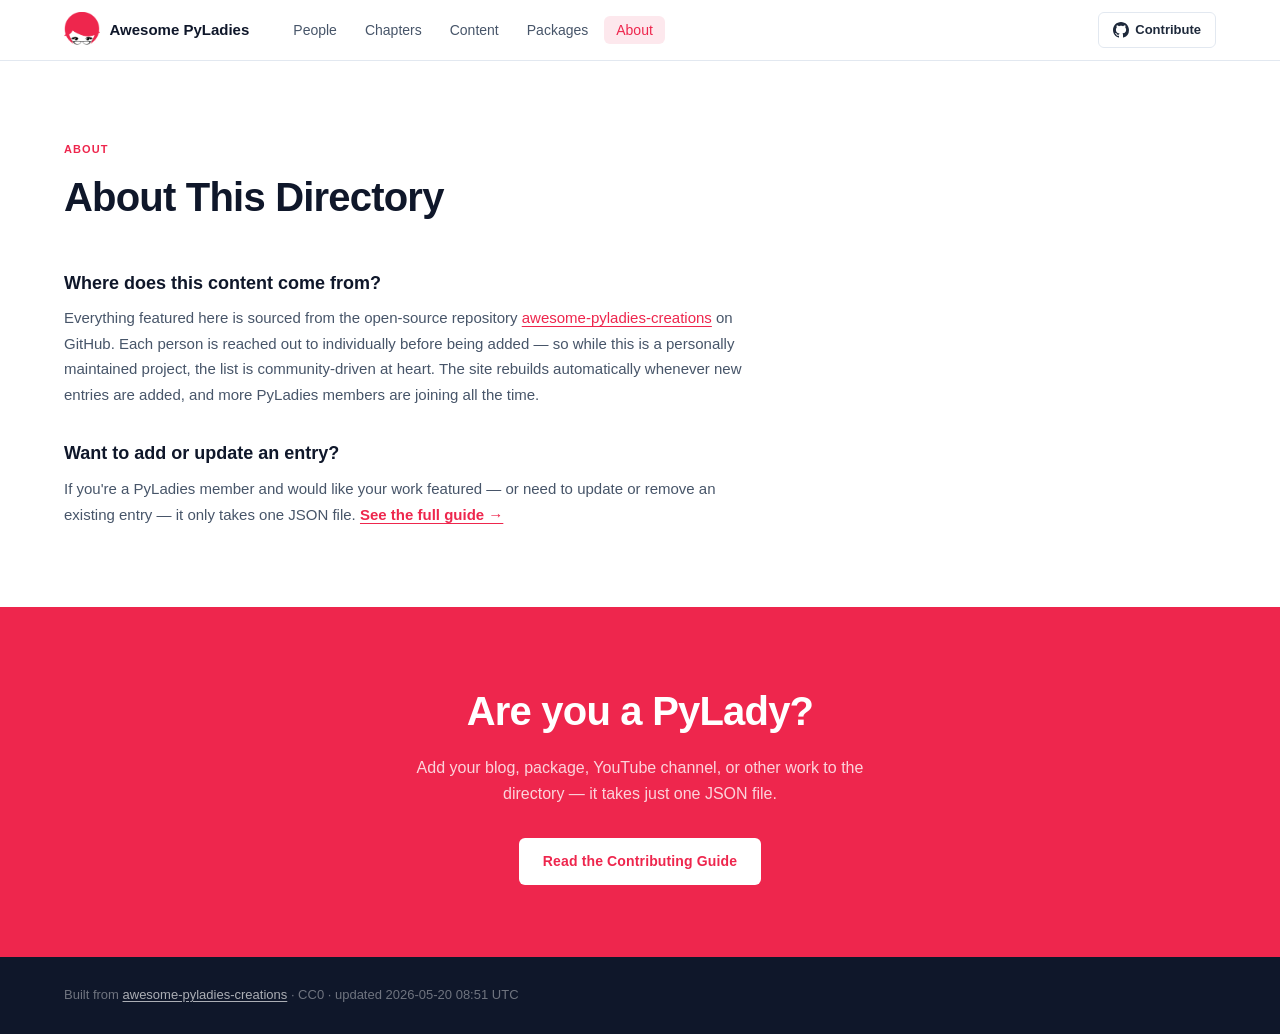
<file: docs/about.html>
<!DOCTYPE html>
<html lang="en">
<head>
  <meta charset="UTF-8" />
  <meta name="viewport" content="width=device-width, initial-scale=1.0" />
  <link rel="stylesheet" href="assets/style.css" />
  
</head>
<body>
  <header class="site-header">
    <nav class="nav-inner">
      <a href="index.html" class="nav-logo">
        <img src="assets/pylady_geek.png"
             alt="PyLadies geek logo" class="nav-geek-logo" />
        <span>Awesome PyLadies</span>
      </a>
      <ul class="nav-links">
        <li><a href="people.html">People</a></li>
        <li><a href="chapters.html">Chapters</a></li>
        <li><a href="content.html">Content</a></li>
        <li><a href="packages.html">Packages</a></li>
        <li><a href="about.html" class="nav-active">About</a></li>
      </ul>
      <a class="nav-cta" href="https://github.com/cosimameyer/awesome-pyladies-creations" target="_blank" rel="noopener">
        <svg width="16" height="16" viewBox="0 0 24 24" fill="currentColor" aria-hidden="true"><path d="M12 0C5.37 0 0 5.37 0 12c0 5.31 3.435 9.795 8.205 11.385.6.105.825-.255.825-.57 0-.285-.015-1.23-.015-2.235-3.015.555-3.795-.735-4.035-1.41-.135-.345-.72-1.41-1.23-1.695-.42-.225-1.02-.78-.015-.795.945-.015 1.62.87 1.845 1.23 1.08 1.815 2.805 1.305 3.495.99.105-.78.42-1.305.765-1.605-2.67-.3-5.46-1.335-5.46-5.925 0-1.305.465-2.385 1.23-3.225-.12-.3-.54-1.53.12-3.18 0 0 1.005-.315 3.3 1.23.96-.27 1.98-.405 3-.405s2.04.135 3 .405c2.295-1.56 3.3-1.23 3.3-1.23.66 1.65.24 2.88.12 3.18.765.84 1.23 1.905 1.23 3.225 0 4.605-2.805 5.625-5.475 5.925.435.375.81 1.095.81 2.22 0 1.605-.015 2.895-.015 3.3 0 .315.225.69.825.57A12.02 12.02 0 0 0 24 12c0-6.63-5.37-12-12-12z"/></svg> Contribute
      </a>
    </nav>
  </header>
  <section class="section">
    <div class="container about-wrap">

      <div class="section-header">
        <div>
          <p class="section-label">About</p>
          <h2 class="section-title">About This Directory</h2>
        </div>
      </div>

      <div class="about-body">
        <h3>Where does this content come from?</h3>
        <p>
          Everything featured here is sourced from the open-source repository
          <a href="https://github.com/cosimameyer/awesome-pyladies-creations"
             target="_blank" rel="noopener">awesome-pyladies-creations</a> on GitHub.
          Each person is reached out to individually before being added — so while this is
          a personally maintained project, the list is community-driven at heart.
          The site rebuilds automatically whenever new entries are added, and more
          PyLadies members are joining all the time.
        </p>

        <h3>Want to add or update an entry?</h3>
        <p>
          If you're a PyLadies member and would like your work featured — or need to update
          or remove an existing entry — it only takes one JSON file.
          <a href="contribute.html" class="about-contribute-link">See the full guide →</a>
        </p>
      </div>

    </div>
  </section>
  <section class="cta-section">
    <div class="container cta-inner">
      <h2>Are you a PyLady?</h2>
      <p>Add your blog, package, YouTube channel, or other work to the directory — it takes just one JSON file.</p>
      <a href="contribute.html" class="btn-primary">Read the Contributing Guide</a>
    </div>
  </section>
  <footer class="site-footer">
    <div class="container footer-inner">
      <span>Built from <a href="https://github.com/cosimameyer/awesome-pyladies-creations" target="_blank" rel="noopener">awesome-pyladies-creations</a> · CC0 · updated 2026-05-20 08:51 UTC</span>
    </div>
  </footer>
</body>
</html>
</file>
<file: docs/assets/style.css>
/* ── Reset & base ─────────────────────────────────────── */
*, *::before, *::after { box-sizing: border-box; margin: 0; padding: 0; }

:root {
  --red:        #EE264D;
  --red-light:  #fde8ed;
  --red-dark:   #b5103a;
  --slate-50:   #f8fafc;
  --slate-100:  #f1f5f9;
  --slate-200:  #e2e8f0;
  --slate-400:  #94a3b8;
  --slate-600:  #475569;
  --slate-800:  #1e293b;
  --slate-900:  #0f172a;
  --white:      #ffffff;
  --radius-sm:  6px;
  --radius-md:  12px;
  --radius-lg:  20px;
  --shadow-sm:  0 1px 3px rgba(0,0,0,.08), 0 1px 2px rgba(0,0,0,.05);
  --shadow-md:  0 4px 16px rgba(0,0,0,.08), 0 2px 6px rgba(0,0,0,.05);
  --shadow-lg:  0 12px 32px rgba(0,0,0,.10), 0 4px 12px rgba(0,0,0,.06);
}

html { scroll-behavior: smooth; }

body {
  font-family: -apple-system, 'Segoe UI', Roboto, Helvetica, Arial, sans-serif;
  font-size: 15px;
  line-height: 1.6;
  color: var(--slate-800);
  background: var(--white);
  -webkit-font-smoothing: antialiased;
}

a { color: inherit; text-decoration: none; }
img { display: block; max-width: 100%; }

.container {
  max-width: 1200px;
  margin: 0 auto;
  padding: 0 24px;
}

/* ── Nav ──────────────────────────────────────────────── */
.site-header {
  position: sticky;
  top: 0;
  z-index: 100;
  background: rgba(255,255,255,.92);
  backdrop-filter: blur(12px);
  -webkit-backdrop-filter: blur(12px);
  border-bottom: 1px solid var(--slate-200);
}

.nav-inner {
  max-width: 1200px;
  margin: 0 auto;
  padding: 0 24px;
  height: 60px;
  display: flex;
  align-items: center;
  gap: 32px;
}

.nav-logo {
  display: flex;
  align-items: center;
  gap: 10px;
  font-weight: 700;
  font-size: 15px;
  color: var(--slate-900);
  white-space: nowrap;
}

.nav-geek-logo {
  height: 36px;
  width: auto;
  display: block;
}

.nav-links {
  display: flex;
  list-style: none;
  gap: 4px;
  margin-right: auto;
}

.nav-links a {
  padding: 6px 12px;
  border-radius: var(--radius-sm);
  font-size: 14px;
  color: var(--slate-600);
  font-weight: 500;
  transition: color .15s, background .15s;
}

.nav-links a:hover {
  color: var(--slate-900);
  background: var(--slate-100);
}

.nav-links a.nav-active {
  color: var(--red);
  background: var(--red-light);
}

.nav-links a:focus-visible,
.nav-cta:focus-visible {
  outline: 2px solid var(--red);
  outline-offset: 2px;
}

.nav-cta {
  display: flex;
  align-items: center;
  gap: 6px;
  padding: 7px 14px;
  border-radius: var(--radius-sm);
  font-size: 13px;
  font-weight: 600;
  color: var(--slate-800);
  border: 1.5px solid var(--slate-200);
  transition: border-color .15s, background .15s;
}

.nav-cta:hover {
  border-color: var(--slate-400);
  background: var(--slate-50);
}

/* ── Hero ─────────────────────────────────────────────── */
.hero {
  position: relative;
  overflow: visible;
  padding: 96px 24px 80px;
  background: var(--slate-900);
  color: var(--white);
}

.hero-inner {
  position: relative;
  z-index: 2;
  max-width: 680px;
  margin: 0 auto;
  text-align: center;
}

.hero-wordmark {
  /* fallback styles if inline SVG fetch fails and an <img> is rendered instead */
  height: 130px;
  width: auto;
  display: block;
  margin: -28px auto 12px;
  transform: rotate(-15deg);
  transform-origin: center bottom;
}

.hero-badge {
  display: inline-block;
  padding: 4px 14px;
  border-radius: 99px;
  background: #1e293b;
  border: 1px solid rgba(255,255,255,.18);
  font-size: 12px;
  font-weight: 600;
  letter-spacing: .06em;
  text-transform: uppercase;
  color: rgba(255,255,255,.7);
  margin-bottom: 28px;
}

h1 {
  font-size: clamp(3rem, 8vw, 5.5rem);
  font-weight: 800;
  line-height: 1;
  letter-spacing: -.03em;
  margin-bottom: 8px;
  color: var(--white);
}

.hero-accent {
  color: var(--red);
}

.hero-sub {
  font-size: 18px;
  line-height: 1.6;
  color: rgba(255,255,255,.65);
  max-width: 540px;
  margin: 48px auto 48px;
}
.hero-growing {
  font-size: 14px;
  color: rgba(255,255,255,.4);
  margin: 16px auto 0;
  font-style: italic;
}

.hero-stats {
  display: flex;
  align-items: center;
  justify-content: center;
  gap: 0;
  padding: 20px 32px;
  background: #1e293b;
  border: 1px solid rgba(255,255,255,.1);
  border-radius: var(--radius-lg);
  margin-bottom: 40px;
  flex-wrap: wrap;
  gap: 4px;
}

.stat {
  display: flex;
  flex-direction: column;
  align-items: center;
  padding: 8px 28px;
}

.stat-num {
  font-size: 2rem;
  font-weight: 800;
  color: var(--white);
  line-height: 1;
  letter-spacing: -.02em;
}

.stat-label {
  font-size: 11px;
  color: rgba(255,255,255,.5);
  text-transform: uppercase;
  letter-spacing: .06em;
  font-weight: 600;
  margin-top: 4px;
}

.stat-divider {
  width: 1px;
  height: 36px;
  background: rgba(255,255,255,.12);
}

.hero-actions {
  display: flex;
  gap: 12px;
  justify-content: center;
  flex-wrap: wrap;
}

.btn-primary {
  display: inline-flex;
  align-items: center;
  padding: 12px 24px;
  border-radius: var(--radius-sm);
  font-size: 14px;
  font-weight: 700;
  background: var(--red);
  color: var(--white);
  letter-spacing: .01em;
  transition: background .15s, transform .1s;
}

.btn-primary:hover {
  background: var(--red-dark);
  transform: translateY(-1px);
}

.btn-ghost {
  display: inline-flex;
  align-items: center;
  padding: 12px 24px;
  border-radius: var(--radius-sm);
  font-size: 14px;
  font-weight: 600;
  color: rgba(255,255,255,.8);
  background: #1e293b;
  border: 1.5px solid rgba(255,255,255,.2);
  transition: border-color .15s, color .15s, background .15s;
}

.btn-ghost:hover {
  color: var(--white);
  background: #293548;
  border-color: rgba(255,255,255,.4);
}

/* Dot grid background */
.hero-grid-bg {
  position: absolute;
  inset: 0;
  z-index: 1;
  opacity: .35;
}

.dot-grid {
  width: 100%;
  height: 100%;
  background-image: radial-gradient(circle, rgba(255,255,255,.25) 1px, transparent 1px);
  background-size: 28px 28px;
  mask-image: radial-gradient(ellipse 80% 80% at 50% 50%, black 40%, transparent 100%);
  -webkit-mask-image: radial-gradient(ellipse 80% 80% at 50% 50%, black 40%, transparent 100%);
}

/* ── Section commons ──────────────────────────────────── */
.section { padding: 80px 0; }
.section-alt { background: var(--slate-50); }

.section-header {
  display: flex;
  align-items: flex-end;
  justify-content: space-between;
  gap: 24px;
  margin-bottom: 40px;
}

.section-label {
  font-size: 11px;
  font-weight: 700;
  letter-spacing: .1em;
  text-transform: uppercase;
  color: var(--red);
  margin-bottom: 6px;
}

.section-title {
  font-size: clamp(1.75rem, 4vw, 2.5rem);
  font-weight: 800;
  letter-spacing: -.02em;
  color: var(--slate-900);
}

.section-desc {
  max-width: 340px;
  font-size: 14px;
  color: var(--slate-600);
  line-height: 1.6;
  text-align: right;
}

/* ── Search bar ──────────────────────────────────────────── */
.search-wrap {
  margin-bottom: 16px;
}

.search-input {
  width: 100%;
  max-width: 400px;
  padding: 9px 14px;
  border: 1.5px solid var(--slate-200);
  border-radius: var(--radius-sm);
  font-size: 14px;
  color: var(--slate-800);
  background: var(--white);
  outline: none;
  transition: border-color .15s, box-shadow .15s;
}

.search-input:focus {
  border-color: var(--red);
  box-shadow: 0 0 0 3px rgba(225, 29, 72, .1);
}

.search-input::placeholder { color: var(--slate-400); }

/* ── View all ─────────────────────────────────────────────── */
.view-all-wrap {
  display: flex;
  justify-content: center;
  margin-top: 36px;
}

.view-all-btn {
  display: inline-flex;
  align-items: center;
  gap: 6px;
  padding: 10px 24px;
  border-radius: var(--radius-sm);
  border: 1.5px solid var(--slate-200);
  font-size: 14px;
  font-weight: 600;
  color: var(--slate-700);
  transition: border-color .15s, color .15s, background .15s;
}

.view-all-btn:hover {
  border-color: var(--red);
  color: var(--red);
  background: var(--red-light);
}

/* ── Filter bar (People) ──────────────────────────────── */
.filter-bar {
  display: flex;
  gap: 8px;
  flex-wrap: wrap;
  margin-bottom: 32px;
}

.filter-btn {
  padding: 6px 16px;
  border-radius: 99px;
  border: 1.5px solid var(--slate-200);
  font-size: 13px;
  font-weight: 600;
  color: var(--slate-600);
  background: var(--white);
  cursor: pointer;
  transition: all .15s;
}

.filter-btn:hover {
  border-color: var(--red);
  color: var(--red);
}

.filter-btn.active {
  background: var(--red);
  border-color: var(--red);
  color: var(--white);
}

/* ── People grid ──────────────────────────────────────── */
.people-grid {
  display: grid;
  grid-template-columns: repeat(auto-fill, minmax(180px, 1fr));
  gap: 16px;
}

.person-card {
  display: flex;
  flex-direction: column;
  align-items: center;
  text-align: center;
  padding: 24px 16px 18px;
  border-radius: var(--radius-md);
  border: 1.5px solid var(--slate-200);
  background: var(--white);
  transition: border-color .15s, box-shadow .15s, transform .15s;
  gap: 12px;
  cursor: pointer;
  user-select: none;
}

.person-card:hover {
  border-color: var(--red);
  box-shadow: var(--shadow-md);
  transform: translateY(-2px);
}

.person-avatar {
  width: 72px;
  height: 72px;
  border-radius: 50%;
  object-fit: cover;
  border: 3px solid var(--slate-100);
}

.person-info {
  display: flex;
  flex-direction: column;
  align-items: center;
  gap: 6px;
}

.person-name {
  font-size: 13px;
  font-weight: 700;
  color: var(--slate-900);
  line-height: 1.3;
}

.person-tags {
  display: flex;
  flex-wrap: wrap;
  gap: 4px;
  justify-content: center;
}

.person-tag {
  font-size: 10px;
  font-weight: 700;
  letter-spacing: .06em;
  text-transform: uppercase;
  padding: 2px 8px;
  border-radius: 99px;
  align-self: flex-start;
}

.tag-blog    { background: #fce7eb; color: var(--red); }
.tag-youtube { background: #fef3c7; color: #b45309; }
.tag-podcast { background: #ede9fe; color: #6d28d9; }
.tag-package { background: #e0f2fe; color: #0369a1; }

.person-social {
  display: flex;
  gap: 8px;
  color: var(--slate-400);
}

.person-social span {
  display: flex;
  align-items: center;
}

.show-all-hint {
  margin-top: 28px;
  font-size: 13px;
  color: var(--slate-400);
  text-align: center;
}

.show-all-hint a {
  color: var(--red);
  text-decoration: underline;
  text-underline-offset: 2px;
}

/* ── Tabs (Content) ───────────────────────────────────── */
.tabs {
  display: flex;
  gap: 4px;
  border-bottom: 1.5px solid var(--slate-200);
  margin-bottom: 36px;
}

.tab {
  padding: 10px 20px;
  border: none;
  background: none;
  font-size: 14px;
  font-weight: 600;
  color: var(--slate-400);
  cursor: pointer;
  position: relative;
  transition: color .15s;
}

.tab::after {
  content: '';
  position: absolute;
  bottom: -1.5px;
  left: 0; right: 0;
  height: 2px;
  background: var(--red);
  border-radius: 2px 2px 0 0;
  transform: scaleX(0);
  transition: transform .2s;
}

.tab:hover { color: var(--slate-800); }

.tab.active {
  color: var(--red);
}

.tab.active::after {
  transform: scaleX(1);
}

/* ── Content cards ────────────────────────────────────── */
.content-grid {
  display: grid;
  grid-template-columns: repeat(auto-fill, minmax(280px, 1fr));
  gap: 20px;
}

.content-card {
  display: flex;
  flex-direction: column;
  border-radius: var(--radius-md);
  border: 1.5px solid var(--slate-200);
  background: var(--white);
  overflow: hidden;
  transition: border-color .15s, box-shadow .15s, transform .15s;
}

.content-card:hover {
  border-color: var(--red);
  box-shadow: var(--shadow-md);
  transform: translateY(-2px);
}

.content-card-header {
  display: flex;
  align-items: center;
  justify-content: space-between;
  padding: 16px 16px 12px;
}

.content-thumb {
  width: 48px;
  height: 48px;
  border-radius: 50%;
  object-fit: cover;
  border: 2px solid var(--slate-100);
}

.content-type-badge {
  font-size: 10px;
  font-weight: 700;
  letter-spacing: .08em;
  text-transform: uppercase;
  padding: 3px 10px;
  border-radius: 99px;
}

.badge-blog    { background: var(--red-light); color: var(--red); }
.badge-youtube { background: #fef3c7;          color: #b45309; }
.badge-podcast { background: #ede9fe;          color: #6d28d9; }

.content-card-body {
  flex: 1;
  padding: 0 16px 12px;
}

.content-card-body h3 {
  font-size: 15px;
  font-weight: 700;
  color: var(--slate-900);
  margin-bottom: 2px;
}
.content-author {
  font-size: 12px;
  color: var(--slate-400);
  margin-bottom: 6px;
}

.content-card-body p {
  font-size: 13px;
  color: var(--slate-600);
  line-height: 1.5;
  display: -webkit-box;
  -webkit-line-clamp: 2;
  -webkit-box-orient: vertical;
  overflow: hidden;
}

.content-card-footer {
  display: flex;
  align-items: center;
  justify-content: space-between;
  padding: 10px 16px;
  border-top: 1px solid var(--slate-100);
  margin-top: auto;
}

.lang-badge {
  font-size: 10px;
  font-weight: 700;
  letter-spacing: .1em;
  color: var(--slate-400);
  background: var(--slate-100);
  padding: 2px 8px;
  border-radius: 99px;
}

.arrow {
  font-size: 14px;
  color: var(--slate-400);
  transition: color .15s, transform .15s;
}

.content-card:hover .arrow {
  color: var(--red);
  transform: translateX(3px);
}

/* ── Packages grid ────────────────────────────────────── */
.packages-grid {
  display: grid;
  grid-template-columns: repeat(auto-fill, minmax(320px, 1fr));
  gap: 20px;
}

.package-card {
  display: flex;
  flex-direction: column;
  gap: 12px;
  padding: 24px;
  border-radius: var(--radius-md);
  border: 1.5px solid var(--slate-200);
  background: var(--white);
  transition: border-color .15s, box-shadow .15s, transform .15s;
  cursor: pointer;
  user-select: none;
}

.package-card:hover {
  border-color: var(--red);
  box-shadow: var(--shadow-md);
  transform: translateY(-2px);
}

.package-card-top {
  display: flex;
  align-items: center;
  justify-content: space-between;
}

.package-logo {
  width: 40px;
  height: 40px;
  object-fit: contain;
  border-radius: var(--radius-sm);
}

.package-logo-placeholder {
  width: 40px;
  height: 40px;
  border-radius: var(--radius-sm);
  background: var(--red-light);
  color: var(--red);
  font-size: 12px;
  font-weight: 800;
  display: flex;
  align-items: center;
  justify-content: center;
  letter-spacing: .02em;
}

.package-links {
  display: flex;
  gap: 8px;
}

.pkg-link {
  display: flex;
  align-items: center;
  justify-content: center;
  width: 30px;
  height: 30px;
  border-radius: var(--radius-sm);
  border: 1.5px solid var(--slate-200);
  color: var(--slate-400);
  transition: color .15s, border-color .15s;
}

.pkg-link:hover {
  color: var(--red);
  border-color: var(--red);
}

.package-name {
  font-size: 16px;
  font-weight: 800;
  color: var(--slate-900);
  font-family: 'SF Mono', 'Fira Code', 'Cascadia Code', monospace;
  letter-spacing: -.01em;
}

.package-desc {
  font-size: 13px;
  color: var(--slate-600);
  line-height: 1.6;
  flex: 1;
}

.package-maintainers {
  display: flex;
  align-items: baseline;
  gap: 6px;
  padding-top: 12px;
  border-top: 1px solid var(--slate-100);
  font-size: 12px;
}

.maintainer-label {
  color: var(--slate-400);
  white-space: nowrap;
  font-weight: 500;
}

.maintainers {
  color: var(--slate-700);
  font-weight: 600;
}

/* ── CTA section ──────────────────────────────────────── */
.about-body { max-width: 680px; }
.about-body h3 { font-size: 18px; font-weight: 700; color: var(--slate-900); margin: 32px 0 8px; }
.about-body h3:first-child { margin-top: 0; }
.about-body p { font-size: 15px; line-height: 1.7; color: var(--slate-600); }
.about-body a { color: var(--red); text-decoration: underline; text-underline-offset: 3px; }
.about-body a:hover { color: var(--red-dark); }

.about-contribute-link {
  display: inline;
  font-weight: 600;
  color: var(--red);
  text-decoration: underline;
  text-underline-offset: 3px;
}
.about-contribute-link:hover { color: var(--red-dark); }

/* ── Contribute page ──────────────────────────────────── */
.contribute-wrap { max-width: 800px; }

.contribute-toc {
  position: fixed;
  right: 1.75rem;
  top: 50%;
  transform: translateY(-50%);
  display: flex;
  flex-direction: column;
  gap: 4px;
  z-index: 200;
}

.contribute-toc a {
  font-size: 11px;
  font-weight: 600;
  letter-spacing: .05em;
  color: var(--slate-400);
  text-decoration: none;
  padding: 3px 0 3px 10px;
  border-left: 2px solid transparent;
  transition: color .15s, border-color .15s;
  white-space: nowrap;
}

.contribute-toc a:hover { color: var(--red); border-left-color: var(--red); }

@media (max-width: 1300px) { .contribute-toc { display: none; } }

.contribute-intro {
  display: grid;
  grid-template-columns: repeat(auto-fill, minmax(220px, 1fr));
  gap: 16px;
  margin-bottom: 3rem;
}

.contribute-card {
  background: var(--slate-50);
  border: 1px solid var(--slate-200);
  border-radius: var(--radius-md);
  padding: 20px 22px;
}

.contribute-card h3 {
  font-size: 15px;
  font-weight: 700;
  color: var(--slate-900);
  margin-bottom: 8px;
}

.contribute-card p {
  font-size: 14px;
  line-height: 1.65;
  color: var(--slate-600);
}

.contribute-card a { color: var(--red); text-decoration: underline; text-underline-offset: 3px; }

/* Rendered markdown */
.md-content h1 { font-size: 22px; font-weight: 700; color: var(--slate-900); margin: 2.5rem 0 .75rem; border-bottom: 1px solid var(--slate-200); padding-bottom: .4rem; }
.md-content h1:first-child { margin-top: 0; }
.md-content h2 { font-size: 18px; font-weight: 700; color: var(--slate-900); margin: 2rem 0 .5rem; }
.md-content h3 { font-size: 15px; font-weight: 700; color: var(--slate-800); margin: 1.5rem 0 .4rem; }
.md-content h4,
.md-content h5,
.md-content h6 { font-size: 14px; font-weight: 700; color: var(--slate-700); margin: 1rem 0 .3rem; }
.md-content p { font-size: 15px; line-height: 1.7; color: var(--slate-600); margin-bottom: .75rem; }
.md-content a { color: var(--red); text-decoration: underline; text-underline-offset: 3px; }
.md-content a:hover { color: var(--red-dark); }
.md-content ul, .md-content ol { padding-left: 1.5rem; margin-bottom: .75rem; color: var(--slate-600); font-size: 15px; line-height: 1.7; }
.md-content li { margin-bottom: .25rem; }
.md-content code { font-family: ui-monospace, monospace; font-size: 13px; background: var(--slate-100); padding: 1px 5px; border-radius: 4px; color: var(--slate-800); }
.md-content pre { background: var(--slate-900); color: #e2e8f0; border-radius: var(--radius-md); padding: 1rem 1.25rem; overflow-x: auto; margin-bottom: 1rem; }
.md-content pre code { background: none; padding: 0; color: inherit; font-size: 13px; }
.md-content hr { border: none; border-top: 1px solid var(--slate-200); margin: 2rem 0; }
.md-content details { border: 1px solid var(--slate-200); border-radius: var(--radius-sm); padding: .5rem 1rem; margin-bottom: .75rem; }
.md-content summary { cursor: pointer; font-weight: 600; font-size: 14px; color: var(--slate-800); padding: .25rem 0; }
.md-content table { width: 100%; border-collapse: collapse; font-size: 14px; margin-bottom: 1rem; }
.md-content th, .md-content td { text-align: left; padding: 8px 12px; border-bottom: 1px solid var(--slate-200); }
.md-content th { font-weight: 700; color: var(--slate-800); background: var(--slate-50); }

.cta-section {
  background: var(--red);
  padding: 72px 24px;
  text-align: center;
}

.cta-inner {
  max-width: 540px;
}

.cta-section h2 {
  font-size: clamp(1.75rem, 4vw, 2.5rem);
  font-weight: 800;
  color: var(--white);
  letter-spacing: -.02em;
  margin-bottom: 12px;
}

.cta-section p {
  font-size: 16px;
  color: rgba(255,255,255,.8);
  margin-bottom: 32px;
  line-height: 1.6;
}

.cta-section .btn-primary {
  background: var(--white);
  color: var(--red);
}

.cta-section .btn-primary:hover {
  background: var(--slate-100);
}

/* ── Footer ───────────────────────────────────────────── */
.site-footer {
  background: var(--slate-900);
  padding: 28px 24px;
}

.footer-inner {
  display: flex;
  align-items: center;
  justify-content: space-between;
  gap: 16px;
  flex-wrap: wrap;
  font-size: 13px;
  color: rgba(255,255,255,.4);
}

.footer-inner a {
  color: rgba(255,255,255,.65);
  text-decoration: underline;
  text-underline-offset: 2px;
}

.footer-inner a:hover { color: var(--white); }

/* ── Chapters ─────────────────────────────────────────── */
#chapters-map {
  height: 420px;
  border-radius: var(--radius-md);
  margin-bottom: 2rem;
  border: 1px solid var(--slate-200);
  overflow: hidden;
}

.map-dot {
  width: 12px;
  height: 12px;
  background: var(--red);
  border: 2px solid white;
  border-radius: 50%;
  box-shadow: 0 1px 4px rgba(0,0,0,.35);
}

.chapters-toc {
  position: fixed;
  right: 1.75rem;
  top: 50%;
  transform: translateY(-50%);
  display: flex;
  flex-direction: column;
  gap: 4px;
  z-index: 200;
}

.chapters-toc a {
  font-size: 11px;
  font-weight: 600;
  letter-spacing: .05em;
  color: var(--slate-400);
  text-decoration: none;
  padding: 3px 0 3px 10px;
  border-left: 2px solid transparent;
  transition: color .15s, border-color .15s;
  white-space: nowrap;
}

.chapters-toc a:hover,
.chapters-toc a.toc-active {
  color: var(--red);
  border-left-color: var(--red);
}

@media (max-width: 1300px) { .chapters-toc { display: none; } }

.chapter-region-group {
  margin-bottom: 2.5rem;
}

.chapter-region-label {
  font-size: 13px;
  font-weight: 700;
  letter-spacing: .08em;
  text-transform: uppercase;
  color: var(--slate-400);
  margin-bottom: 1rem;
  padding-bottom: .4rem;
  border-bottom: 1px solid var(--slate-200);
}

.chapters-grid {
  display: grid;
  grid-template-columns: repeat(auto-fill, minmax(220px, 1fr));
  gap: 16px;
}

.chapter-card {
  background: var(--white);
  border: 1px solid var(--slate-200);
  border-radius: var(--radius-md);
  padding: 20px;
  display: flex;
  flex-direction: column;
  gap: 8px;
  transition: box-shadow .18s, transform .18s;
  cursor: default;
}

.chapter-card[role="link"] { cursor: pointer; }
.chapter-card[role="link"]:hover {
  box-shadow: var(--shadow-md);
  transform: translateY(-2px);
}

.chapter-logo-wrap {
  display: flex;
  justify-content: center;
  margin-bottom: 4px;
}

.chapter-logo {
  width: 72px;
  height: 72px;
  border-radius: 50%;
  object-fit: cover;
  border: 2px solid var(--slate-200);
  background: var(--slate-50);
}

.chapter-card-header {
  display: flex;
  align-items: center;
  gap: 6px;
  color: var(--slate-400);
  font-size: 12px;
}

.chapter-pin { display: flex; align-items: center; color: var(--red); }
.chapter-location { color: var(--slate-600); font-size: 12px; }

.chapter-name {
  font-size: 15px;
  font-weight: 600;
  color: var(--slate-800);
  line-height: 1.3;
}

.chapter-social {
  display: flex;
  gap: 8px;
  flex-wrap: wrap;
  margin-top: 4px;
}

.chapter-social .social-icon {
  color: var(--slate-400);
  transition: color .15s;
  display: flex;
  align-items: center;
}
.chapter-social .social-icon:hover { color: var(--red); }

/* ── Responsive ───────────────────────────────────────── */
@media (max-width: 768px) {
  .hero { padding: 64px 24px 56px; }
  .hero-stats { padding: 16px 20px; }
  .stat { padding: 6px 16px; }
  .stat-divider { display: none; }
  .section-header { flex-direction: column; align-items: flex-start; }
  .section-desc { text-align: left; max-width: 100%; }
  .nav-links { display: none; }
  .packages-grid { grid-template-columns: 1fr; }
  .chapters-grid { grid-template-columns: repeat(2, 1fr); }
  .footer-inner { flex-direction: column; text-align: center; }
}

@media (max-width: 480px) {
  .people-grid { grid-template-columns: repeat(2, 1fr); }
  .content-grid { grid-template-columns: 1fr; }
  .chapters-grid { grid-template-columns: 1fr; }
  .hero-stats { flex-direction: column; gap: 0; }
}
</file>
